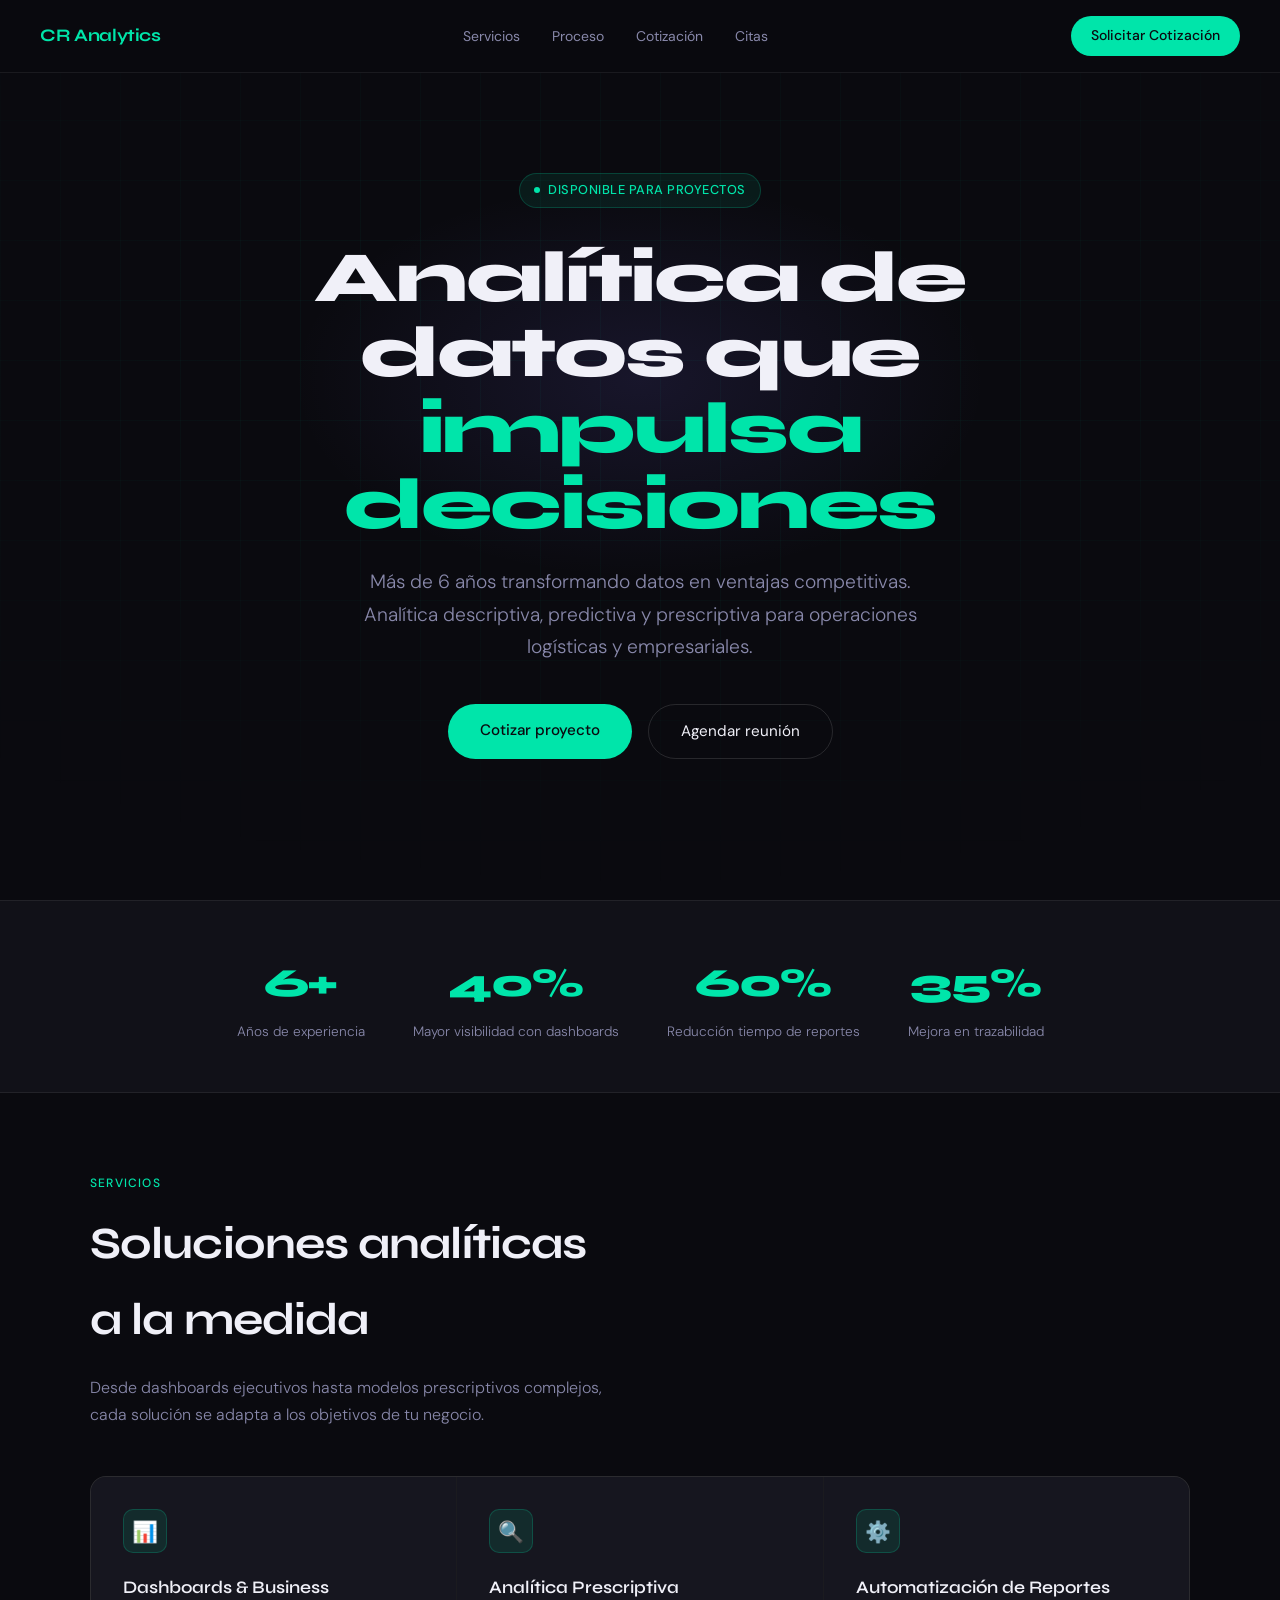
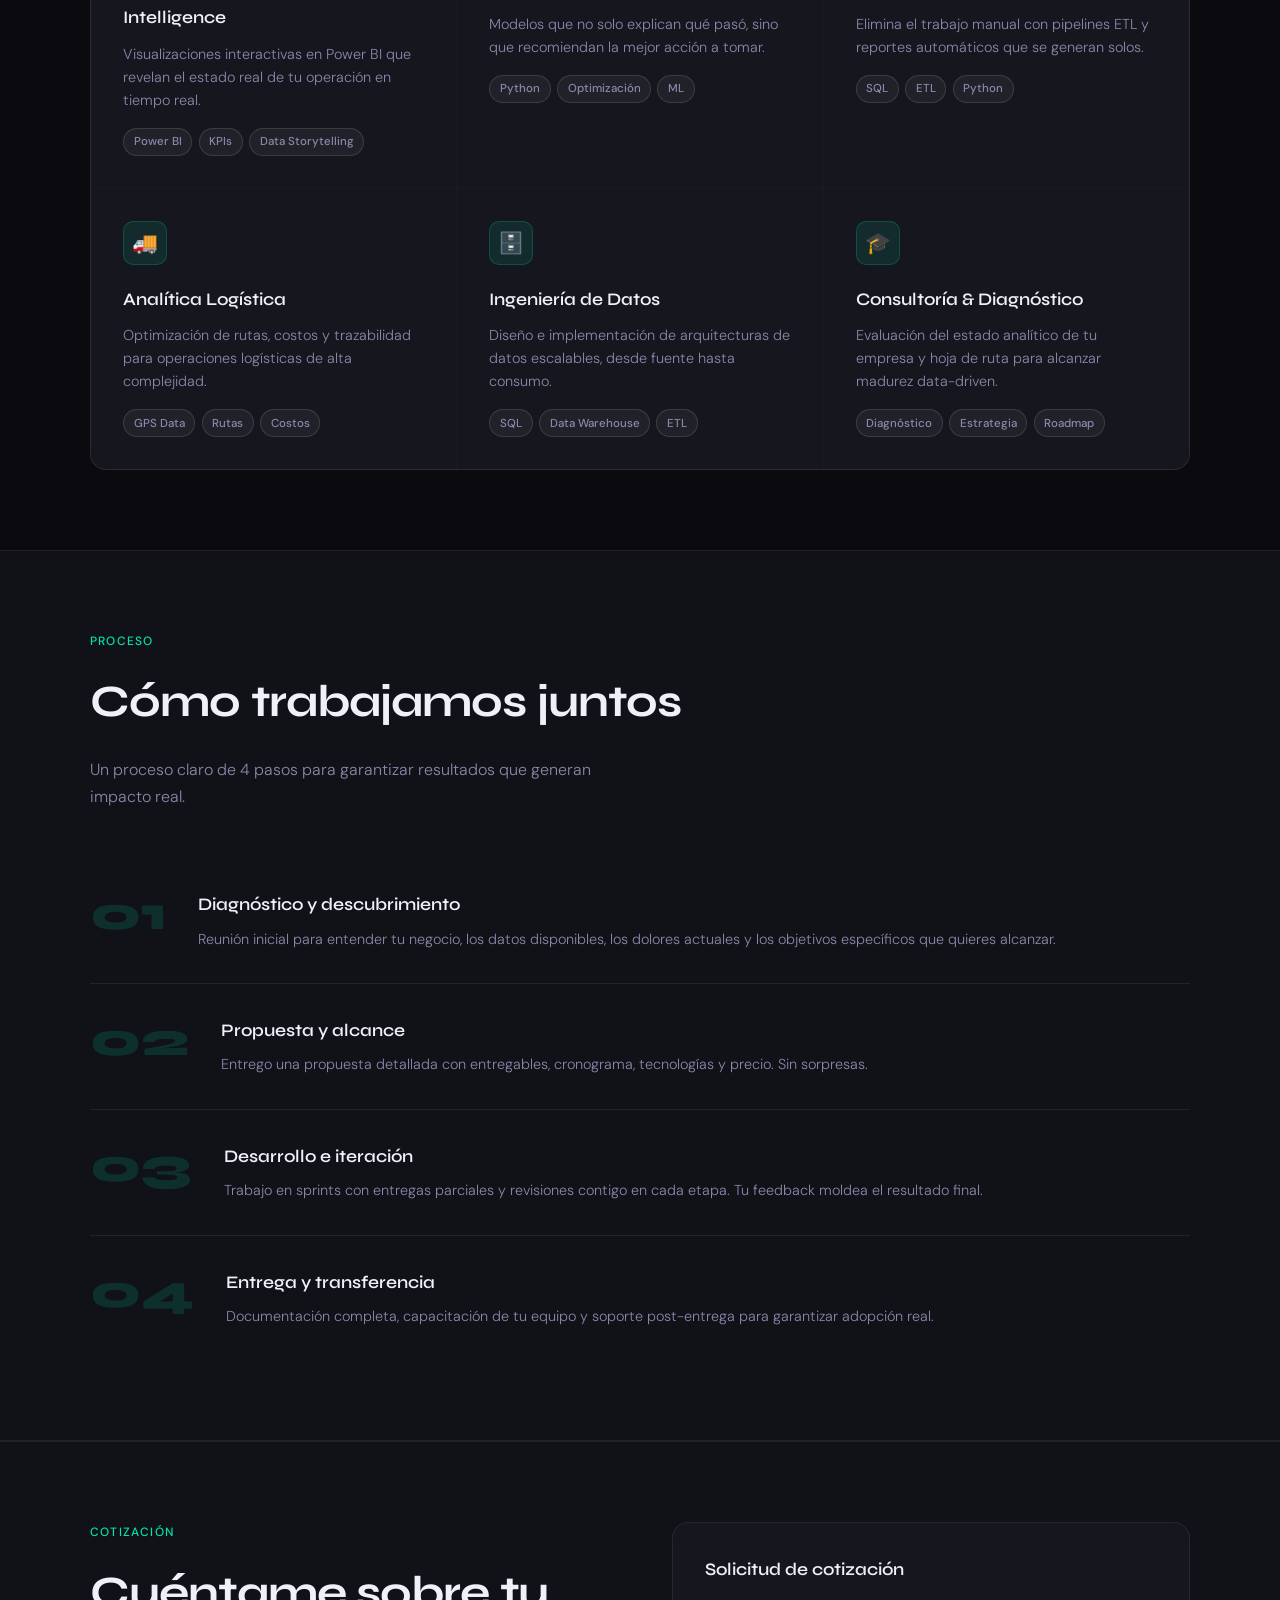
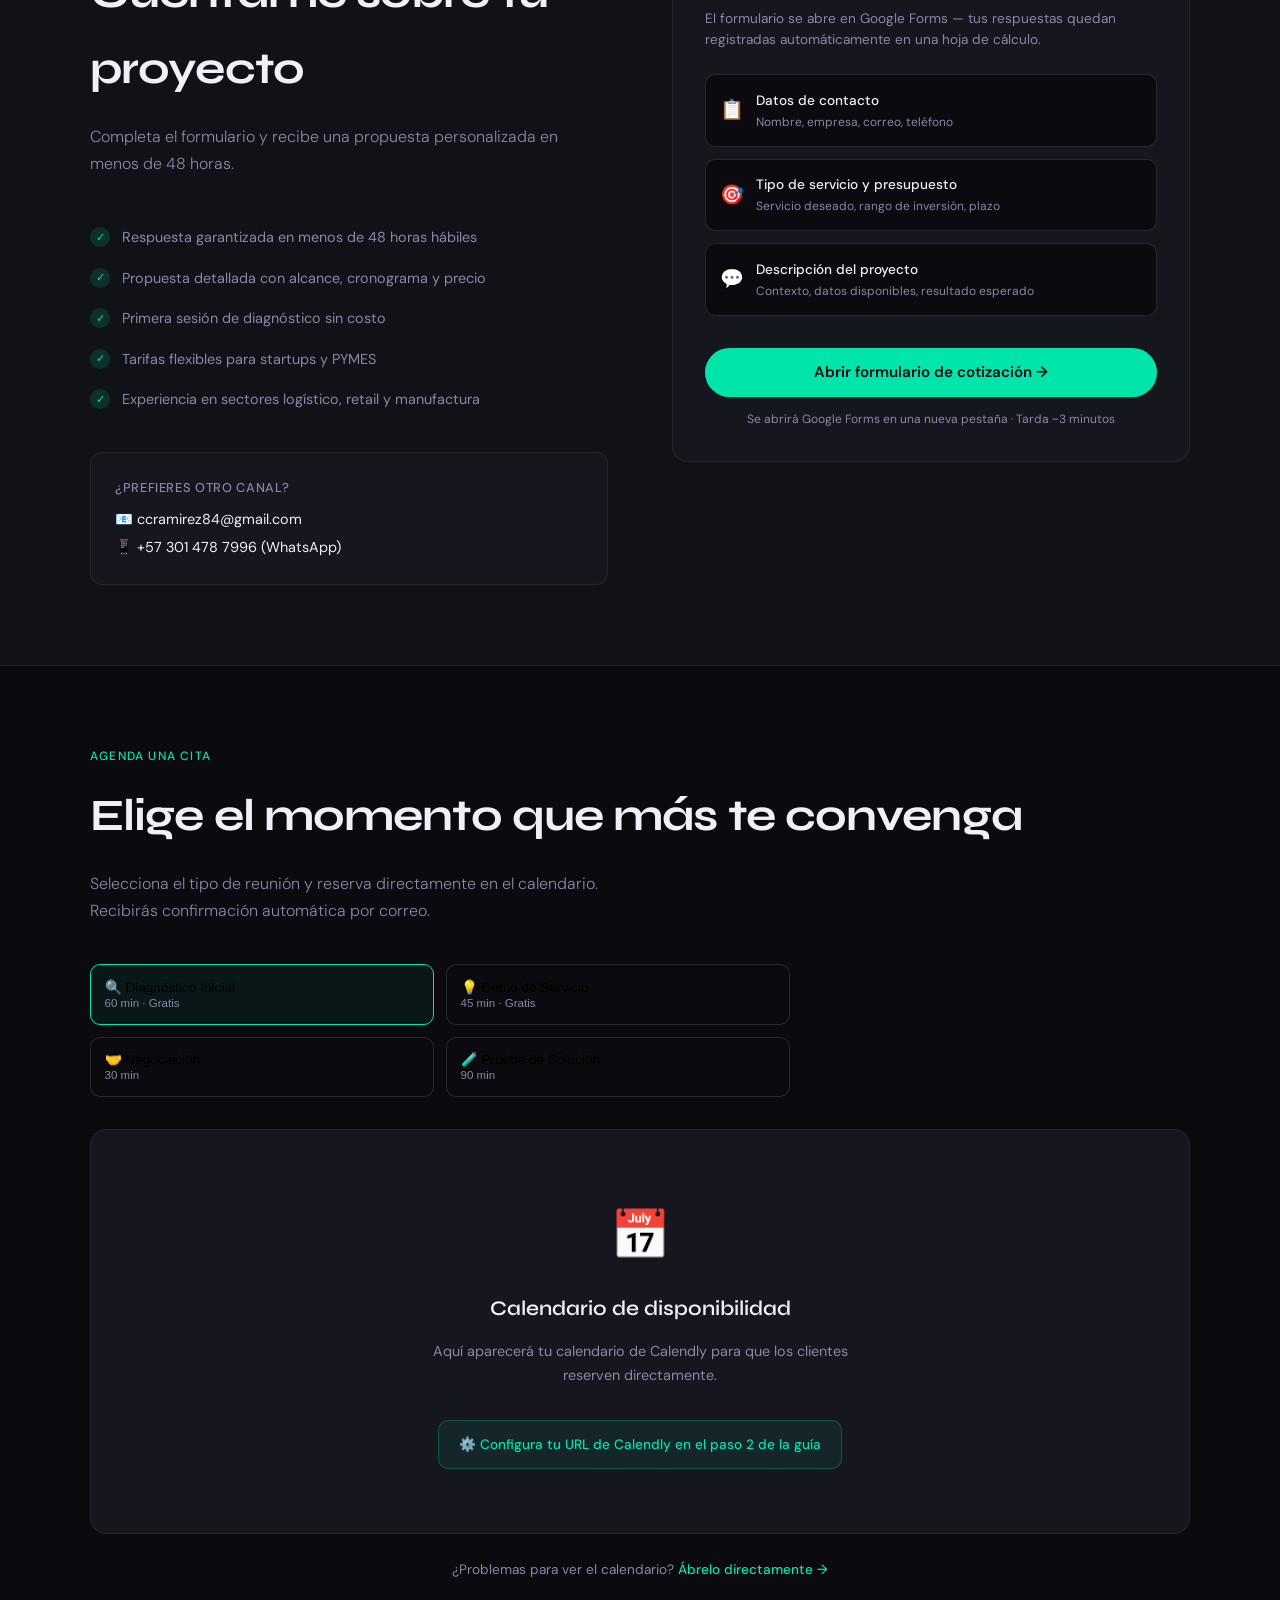
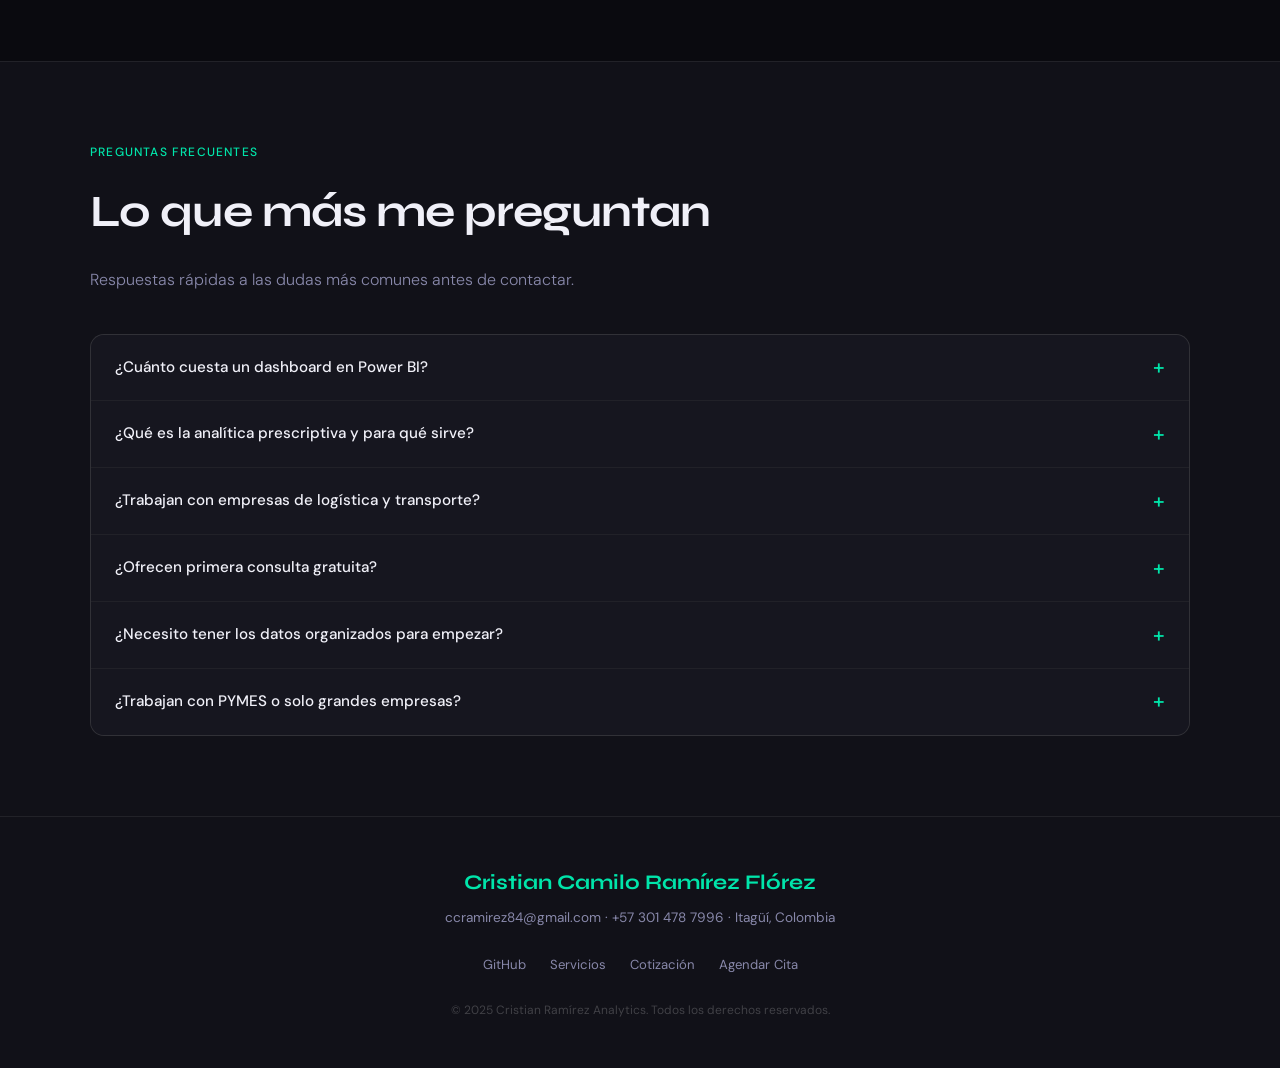
<file: index.html>
<!DOCTYPE html>
<html lang="es">
<head>
<meta charset="UTF-8">
<meta name="viewport" content="width=device-width, initial-scale=1.0">

<!-- ═══ SEO PRIMARIO ═══ -->
<title>Analista de Datos Colombia | Power BI · Python · SQL | Cristian Ramírez</title>
<meta name="description" content="Consultor en analítica de datos, Business Intelligence y automatización en Colombia. Dashboards Power BI, analítica prescriptiva, ETL y modelos predictivos para empresas logísticas y PYMES. +6 años de experiencia.">
<meta name="keywords" content="analista de datos Colombia, consultor Business Intelligence, Power BI Colombia, analítica prescriptiva, dashboards Power BI, automatización reportes, ETL Python SQL, analítica logística, ciencia de datos Colombia, consultor BI Medellín, Itagüí, data analyst freelance Colombia">
<meta name="author" content="Cristian Camilo Ramírez Flórez">
<meta name="robots" content="index, follow, max-snippet:-1, max-image-preview:large, max-video-preview:-1">
<link rel="canonical" href="https://ccramirez84.github.io/">

<!-- ═══ OPEN GRAPH (Facebook, LinkedIn, WhatsApp) ═══ -->
<meta property="og:type" content="website">
<meta property="og:url" content="https://ccramirez84.github.io/">
<meta property="og:title" content="Analista de Datos & BI en Colombia | Cristian Ramírez">
<meta property="og:description" content="Dashboards Power BI, analítica prescriptiva, automatización de reportes y modelos predictivos. +6 años optimizando operaciones con datos. Cotiza tu proyecto hoy.">
<meta property="og:locale" content="es_CO">
<meta property="og:site_name" content="CR Analytics">

<!-- ═══ TWITTER CARD ═══ -->
<meta name="twitter:card" content="summary_large_image">
<meta name="twitter:title" content="Analista de Datos & BI en Colombia | Cristian Ramírez">
<meta name="twitter:description" content="Dashboards Power BI, analítica prescriptiva y automatización de reportes para empresas en Colombia. Cotiza tu proyecto.">

<!-- ═══ GEO (búsquedas locales Colombia) ═══ -->
<meta name="geo.region" content="CO-ANT">
<meta name="geo.placename" content="Itagüí, Antioquia, Colombia">
<meta name="geo.position" content="6.1845;-75.5990">
<meta name="ICBM" content="6.1845, -75.5990">

<!-- ═══ SCHEMA.ORG — Datos estructurados para Google ═══ -->
<script type="application/ld+json">
{
  "@context": "https://schema.org",
  "@graph": [
    {
      "@type": "Person",
      "@id": "https://ccramirez84.github.io/#person",
      "name": "Cristian Camilo Ramírez Flórez",
      "jobTitle": "Analista de Datos y Consultor Business Intelligence",
      "description": "Analista de datos con más de 6 años de experiencia en analítica descriptiva, predictiva y prescriptiva. Especialista en Power BI, Python, SQL y automatización de reportes para operaciones logísticas y empresariales.",
      "url": "https://ccramirez84.github.io/",
      "email": "ccramirez84@gmail.com",
      "telephone": "+573014787996",
      "address": {
        "@type": "PostalAddress",
        "addressLocality": "Itagüí",
        "addressRegion": "Antioquia",
        "addressCountry": "CO"
      },
      "sameAs": ["https://github.com/ccramirez84"],
      "knowsAbout": ["Power BI","Business Intelligence","Python","SQL","ETL","Analítica Prescriptiva","Machine Learning","Data Warehousing","Logística","KPIs"]
    },
    {
      "@type": "ProfessionalService",
      "@id": "https://ccramirez84.github.io/#business",
      "name": "CR Analytics — Cristian Ramírez",
      "description": "Servicios de analítica de datos, Business Intelligence, automatización de reportes y consultoría data-driven para empresas en Colombia.",
      "url": "https://ccramirez84.github.io/",
      "telephone": "+573014787996",
      "email": "ccramirez84@gmail.com",
      "founder": {"@id": "https://ccramirez84.github.io/#person"},
      "areaServed": {"@type": "Country", "name": "Colombia"},
      "address": {
        "@type": "PostalAddress",
        "addressLocality": "Itagüí",
        "addressRegion": "Antioquia",
        "addressCountry": "CO"
      },
      "priceRange": "$$",
      "hasOfferCatalog": {
        "@type": "OfferCatalog",
        "name": "Servicios de Analítica de Datos",
        "itemListElement": [
          {
            "@type": "Offer",
            "itemOffered": {
              "@type": "Service",
              "name": "Dashboards y Business Intelligence en Power BI",
              "description": "Visualizaciones interactivas en Power BI con KPIs, seguimiento de operaciones y data storytelling para toma de decisiones."
            }
          },
          {
            "@type": "Offer",
            "itemOffered": {
              "@type": "Service",
              "name": "Analítica Prescriptiva",
              "description": "Modelos que recomiendan la mejor acción a tomar usando Python, optimización matemática y machine learning."
            }
          },
          {
            "@type": "Offer",
            "itemOffered": {
              "@type": "Service",
              "name": "Automatización de Reportes",
              "description": "Eliminación de trabajo manual con pipelines ETL y reportes automáticos en SQL y Python."
            }
          },
          {
            "@type": "Offer",
            "itemOffered": {
              "@type": "Service",
              "name": "Analítica Logística",
              "description": "Optimización de rutas, reducción de costos de transporte y mejora de trazabilidad con datos GPS y operativos."
            }
          },
          {
            "@type": "Offer",
            "itemOffered": {
              "@type": "Service",
              "name": "Ingeniería de Datos",
              "description": "Diseño de arquitecturas de datos, data warehouses y pipelines ETL escalables."
            }
          },
          {
            "@type": "Offer",
            "itemOffered": {
              "@type": "Service",
              "name": "Consultoría y Diagnóstico Data-Driven",
              "description": "Evaluación del estado analítico de la empresa y hoja de ruta para alcanzar madurez en datos."
            }
          }
        ]
      }
    },
    {
      "@type": "WebSite",
      "@id": "https://ccramirez84.github.io/#website",
      "url": "https://ccramirez84.github.io/",
      "name": "CR Analytics | Analista de Datos Colombia",
      "description": "Servicios de analítica de datos, Power BI, Python y SQL para empresas en Colombia.",
      "inLanguage": "es-CO",
      "publisher": {"@id": "https://ccramirez84.github.io/#person"}
    },
    {
      "@type": "FAQPage",
      "mainEntity": [
        {
          "@type": "Question",
          "name": "¿Cuánto cuesta un dashboard en Power BI en Colombia?",
          "acceptedAnswer": {
            "@type": "Answer",
            "text": "El costo de un dashboard en Power BI varía según la complejidad. Ofrecemos proyectos desde $500 USD para dashboards básicos hasta $5,000 USD para soluciones empresariales completas con múltiples fuentes de datos y automatización."
          }
        },
        {
          "@type": "Question",
          "name": "¿Qué es la analítica prescriptiva?",
          "acceptedAnswer": {
            "@type": "Answer",
            "text": "La analítica prescriptiva va más allá de describir qué pasó o predecir qué pasará: recomienda la mejor acción a tomar usando optimización matemática, simulación y machine learning sobre los datos de tu negocio."
          }
        },
        {
          "@type": "Question",
          "name": "¿Trabajan con empresas de logística y transporte?",
          "acceptedAnswer": {
            "@type": "Answer",
            "text": "Sí. Tenemos más de 6 años de experiencia en analítica logística: optimización de rutas, reducción de costos de transporte, mejora de trazabilidad y dashboards operativos para flotas y centros de distribución."
          }
        },
        {
          "@type": "Question",
          "name": "¿Ofrecen una primera consulta gratuita?",
          "acceptedAnswer": {
            "@type": "Answer",
            "text": "Sí. La primera sesión de diagnóstico (60 minutos) es completamente gratuita. Puedes agendarla directamente desde este sitio web."
          }
        }
      ]
    }
  ]
function toggleFaq(el) {
  el.classList.toggle('open');
}
</script>

<link href="https://fonts.googleapis.com/css2?family=Syne:wght@400;600;700;800&family=DM+Sans:wght@300;400;500&display=swap" rel="stylesheet">
<style>
  :root {
    --bg: #0a0a0f;
    --bg2: #111118;
    --surface: #16161f;
    --surface2: #1e1e2a;
    --border: rgba(255,255,255,0.07);
    --border2: rgba(255,255,255,0.12);
    --accent: #00e5aa;
    --accent2: #7c6af5;
    --text: #f0f0f8;
    --muted: #8888aa;
    --muted2: #5555778;
    --font-head: 'Syne', sans-serif;
    --font-body: 'DM Sans', sans-serif;
  }

  *, *::before, *::after { box-sizing: border-box; margin: 0; padding: 0; }

  html { scroll-behavior: smooth; }

  body {
    font-family: var(--font-body);
    background: var(--bg);
    color: var(--text);
    line-height: 1.7;
    overflow-x: hidden;
  }

  /* ── NAV ── */
  nav {
    position: fixed; top: 0; left: 0; right: 0; z-index: 100;
    display: flex; align-items: center; justify-content: space-between;
    padding: 1rem 2.5rem;
    background: rgba(10,10,15,0.85);
    backdrop-filter: blur(16px);
    border-bottom: 1px solid var(--border);
  }
  .logo {
    font-family: var(--font-head);
    font-size: 1.1rem; font-weight: 700;
    color: var(--accent); letter-spacing: -0.02em;
  }
  .nav-links { display: flex; gap: 2rem; list-style: none; }
  .nav-links a {
    font-size: 0.875rem; font-weight: 400;
    color: var(--muted); text-decoration: none;
    transition: color 0.2s;
  }
  .nav-links a:hover { color: var(--text); }
  .nav-cta {
    background: var(--accent); color: #0a0a0f;
    border: none; padding: 0.5rem 1.25rem;
    border-radius: 100px; font-size: 0.875rem; font-weight: 500;
    cursor: pointer; text-decoration: none;
    transition: opacity 0.2s;
  }
  .nav-cta:hover { opacity: 0.85; }

  /* ── HERO ── */
  .hero {
    min-height: 100vh;
    display: flex; align-items: center; justify-content: center;
    padding: 6rem 2rem 4rem;
    position: relative; overflow: hidden;
    text-align: center;
  }
  .hero-grid {
    position: absolute; inset: 0;
    background-image:
      linear-gradient(rgba(0,229,170,0.04) 1px, transparent 1px),
      linear-gradient(90deg, rgba(0,229,170,0.04) 1px, transparent 1px);
    background-size: 60px 60px;
    mask-image: radial-gradient(ellipse 80% 60% at 50% 40%, black 30%, transparent 100%);
  }
  .hero-glow {
    position: absolute; top: 20%; left: 50%; transform: translateX(-50%);
    width: 700px; height: 400px;
    background: radial-gradient(ellipse, rgba(124,106,245,0.12) 0%, transparent 70%);
    pointer-events: none;
  }
  .hero-inner { position: relative; max-width: 820px; }
  .hero-badge {
    display: inline-flex; align-items: center; gap: 0.5rem;
    background: rgba(0,229,170,0.08); border: 1px solid rgba(0,229,170,0.2);
    color: var(--accent); font-size: 0.8rem; font-weight: 500;
    padding: 0.35rem 0.9rem; border-radius: 100px; margin-bottom: 2rem;
    letter-spacing: 0.04em; text-transform: uppercase;
  }
  .dot { width: 6px; height: 6px; background: var(--accent); border-radius: 50%; animation: pulse 2s infinite; }
  @keyframes pulse { 0%,100%{opacity:1} 50%{opacity:0.3} }
  h1 {
    font-family: var(--font-head);
    font-size: clamp(2.5rem, 6vw, 4.5rem);
    font-weight: 800; line-height: 1.05;
    letter-spacing: -0.03em;
    margin-bottom: 1.5rem;
  }
  h1 em { font-style: normal; color: var(--accent); }
  .hero-sub {
    font-size: clamp(1rem, 2vw, 1.2rem);
    color: var(--muted); max-width: 580px; margin: 0 auto 2.5rem;
    font-weight: 300;
  }
  .hero-btns { display: flex; gap: 1rem; justify-content: center; flex-wrap: wrap; }
  .btn-primary {
    background: var(--accent); color: #0a0a0f;
    padding: 0.85rem 2rem; border-radius: 100px;
    font-size: 0.95rem; font-weight: 500; border: none;
    cursor: pointer; text-decoration: none;
    transition: opacity 0.2s, transform 0.2s;
  }
  .btn-primary:hover { opacity: 0.85; transform: translateY(-2px); }
  .btn-ghost {
    background: transparent; color: var(--text);
    padding: 0.85rem 2rem; border-radius: 100px;
    font-size: 0.95rem; font-weight: 400;
    border: 1px solid var(--border2); cursor: pointer;
    text-decoration: none; transition: border-color 0.2s, transform 0.2s;
  }
  .btn-ghost:hover { border-color: var(--accent); color: var(--accent); transform: translateY(-2px); }

  /* ── STATS ── */
  .stats {
    display: flex; justify-content: center; flex-wrap: wrap; gap: 3rem;
    padding: 3rem 2rem;
    border-top: 1px solid var(--border); border-bottom: 1px solid var(--border);
    background: var(--bg2);
  }
  .stat-item { text-align: center; }
  .stat-num {
    font-family: var(--font-head);
    font-size: 2.5rem; font-weight: 800; color: var(--accent);
    letter-spacing: -0.04em; display: block;
  }
  .stat-label { font-size: 0.85rem; color: var(--muted); font-weight: 300; }

  /* ── SECTION ── */
  section { padding: 5rem 2rem; }
  .section-inner { max-width: 1100px; margin: 0 auto; }
  .section-tag {
    font-size: 0.75rem; font-weight: 500; letter-spacing: 0.1em;
    text-transform: uppercase; color: var(--accent); margin-bottom: 0.75rem;
  }
  h2 {
    font-family: var(--font-head);
    font-size: clamp(1.8rem, 4vw, 2.8rem);
    font-weight: 700; letter-spacing: -0.02em;
    margin-bottom: 1rem;
  }
  .section-desc { color: var(--muted); max-width: 520px; margin-bottom: 3rem; font-weight: 300; }

  /* ── SERVICES ── */
  .services-grid {
    display: grid;
    grid-template-columns: repeat(auto-fit, minmax(300px, 1fr));
    gap: 1px; background: var(--border);
    border: 1px solid var(--border); border-radius: 16px; overflow: hidden;
  }
  .service-card {
    background: var(--surface); padding: 2rem;
    transition: background 0.2s;
  }
  .service-card:hover { background: var(--surface2); }
  .service-icon {
    width: 44px; height: 44px; border-radius: 10px;
    background: rgba(0,229,170,0.1); border: 1px solid rgba(0,229,170,0.2);
    display: flex; align-items: center; justify-content: center;
    font-size: 1.3rem; margin-bottom: 1.25rem;
  }
  .service-card h3 {
    font-family: var(--font-head);
    font-size: 1.1rem; font-weight: 600; margin-bottom: 0.6rem;
  }
  .service-card p { font-size: 0.9rem; color: var(--muted); font-weight: 300; line-height: 1.6; }
  .service-tags { display: flex; flex-wrap: wrap; gap: 0.4rem; margin-top: 1rem; }
  .tag {
    font-size: 0.72rem; font-weight: 500;
    background: rgba(255,255,255,0.05); border: 1px solid var(--border2);
    color: var(--muted); padding: 0.2rem 0.6rem; border-radius: 100px;
  }

  /* ── PROCESS ── */
  .process-steps { display: flex; flex-direction: column; gap: 0; }
  .process-step {
    display: flex; gap: 2rem; padding: 2rem 0;
    border-bottom: 1px solid var(--border);
    align-items: flex-start;
  }
  .process-step:last-child { border-bottom: none; }
  .step-num {
    font-family: var(--font-head);
    font-size: 3rem; font-weight: 800;
    color: rgba(0,229,170,0.15);
    min-width: 3rem; line-height: 1;
  }
  .step-content h3 {
    font-family: var(--font-head);
    font-size: 1.1rem; font-weight: 600; margin-bottom: 0.4rem;
  }
  .step-content p { font-size: 0.9rem; color: var(--muted); font-weight: 300; }

  /* ── QUOTE FORM ── */
  #cotizacion {
    background: var(--bg2);
    border-top: 1px solid var(--border); border-bottom: 1px solid var(--border);
  }
  .form-layout { display: grid; grid-template-columns: 1fr 1fr; gap: 4rem; align-items: start; }
  @media(max-width:768px){ .form-layout { grid-template-columns: 1fr; gap: 2rem; } }

  .form-info h2 { margin-bottom: 1rem; }
  .form-benefits { list-style: none; margin-top: 2rem; display: flex; flex-direction: column; gap: 1rem; }
  .form-benefits li {
    display: flex; gap: 0.75rem; align-items: flex-start;
    font-size: 0.9rem; color: var(--muted);
  }
  .benefit-check {
    width: 20px; height: 20px; border-radius: 50%;
    background: rgba(0,229,170,0.15);
    color: var(--accent); font-size: 0.7rem;
    display: flex; align-items: center; justify-content: center;
    flex-shrink: 0; margin-top: 2px;
  }

  .quote-form-card {
    background: var(--surface); border: 1px solid var(--border);
    border-radius: 16px; padding: 2rem;
  }
  .form-title {
    font-family: var(--font-head);
    font-size: 1.1rem; font-weight: 600; margin-bottom: 1.5rem;
  }
  .form-row { display: grid; grid-template-columns: 1fr 1fr; gap: 1rem; }
  @media(max-width:500px){ .form-row { grid-template-columns: 1fr; } }
  .field { display: flex; flex-direction: column; gap: 0.4rem; margin-bottom: 1rem; }
  label { font-size: 0.8rem; font-weight: 500; color: var(--muted); letter-spacing: 0.02em; }
  input, select, textarea {
    background: var(--bg);
    border: 1px solid var(--border2);
    color: var(--text); font-family: var(--font-body);
    font-size: 0.9rem; border-radius: 8px;
    padding: 0.65rem 0.9rem; outline: none;
    transition: border-color 0.2s;
    width: 100%;
  }
  input:focus, select:focus, textarea:focus { border-color: var(--accent); }
  select option { background: var(--bg2); }
  textarea { resize: vertical; min-height: 90px; }
  .submit-btn {
    width: 100%; background: var(--accent); color: #0a0a0f;
    border: none; padding: 0.9rem; border-radius: 100px;
    font-size: 0.95rem; font-weight: 600; cursor: pointer;
    font-family: var(--font-body);
    transition: opacity 0.2s, transform 0.2s;
    margin-top: 0.5rem;
  }
  .submit-btn:hover { opacity: 0.85; transform: translateY(-1px); }
  .form-note { font-size: 0.75rem; color: var(--muted); text-align: center; margin-top: 0.75rem; }

  /* Success banner */
  .success-banner {
    display: none;
    background: rgba(0,229,170,0.1);
    border: 1px solid rgba(0,229,170,0.3);
    color: var(--accent); border-radius: 10px;
    padding: 1rem; text-align: center;
    font-size: 0.9rem; margin-top: 1rem;
  }

  /* ── CALENDAR / APPOINTMENTS ── */
  #citas { background: var(--bg); }
  .citas-layout { display: grid; grid-template-columns: 1fr 1fr; gap: 4rem; align-items: start; }
  @media(max-width:768px){ .citas-layout { grid-template-columns: 1fr; gap: 2rem; } }

  .cal-card {
    background: var(--surface); border: 1px solid var(--border);
    border-radius: 16px; overflow: hidden;
  }
  .cal-header {
    display: flex; align-items: center; justify-content: space-between;
    padding: 1.25rem 1.5rem; border-bottom: 1px solid var(--border);
  }
  .cal-month {
    font-family: var(--font-head);
    font-size: 1rem; font-weight: 600;
  }
  .cal-nav { display: flex; gap: 0.5rem; }
  .cal-btn {
    background: var(--surface2); border: 1px solid var(--border);
    color: var(--muted); width: 30px; height: 30px;
    border-radius: 6px; cursor: pointer; font-size: 0.9rem;
    display: flex; align-items: center; justify-content: center;
    transition: color 0.2s, border-color 0.2s;
  }
  .cal-btn:hover { color: var(--accent); border-color: var(--accent); }

  .cal-days-header {
    display: grid; grid-template-columns: repeat(7, 1fr);
    padding: 0.75rem 1rem 0.25rem;
  }
  .cal-day-label {
    text-align: center; font-size: 0.7rem; font-weight: 500;
    color: var(--muted); letter-spacing: 0.05em;
  }
  .cal-grid {
    display: grid; grid-template-columns: repeat(7, 1fr);
    gap: 2px; padding: 0.5rem 1rem 1rem;
  }
  .cal-cell {
    aspect-ratio: 1; display: flex; align-items: center; justify-content: center;
    font-size: 0.8rem; border-radius: 8px; cursor: pointer;
    transition: background 0.15s, color 0.15s;
    position: relative;
  }
  .cal-cell:hover:not(.empty):not(.past) { background: var(--surface2); }
  .cal-cell.today { color: var(--accent); font-weight: 600; }
  .cal-cell.today::after {
    content: ''; position: absolute; bottom: 3px; left: 50%; transform: translateX(-50%);
    width: 4px; height: 4px; background: var(--accent); border-radius: 50%;
  }
  .cal-cell.selected { background: var(--accent) !important; color: #0a0a0f; font-weight: 600; }
  .cal-cell.past { color: rgba(255,255,255,0.15); cursor: default; }
  .cal-cell.empty { cursor: default; }
  .cal-cell.has-avail { color: var(--accent); }

  .time-slots {
    padding: 1rem 1.5rem;
    border-top: 1px solid var(--border);
  }
  .slots-title { font-size: 0.8rem; color: var(--muted); margin-bottom: 0.75rem; font-weight: 500; }
  .slots-grid { display: grid; grid-template-columns: repeat(3, 1fr); gap: 0.5rem; }
  .slot {
    background: var(--bg); border: 1px solid var(--border2);
    color: var(--text); font-size: 0.78rem; font-weight: 400;
    padding: 0.45rem; border-radius: 8px; cursor: pointer;
    text-align: center; font-family: var(--font-body);
    transition: border-color 0.15s, background 0.15s, color 0.15s;
  }
  .slot:hover { border-color: var(--accent); color: var(--accent); }
  .slot.selected-slot { background: rgba(0,229,170,0.15); border-color: var(--accent); color: var(--accent); }
  .slot.unavailable { opacity: 0.3; cursor: not-allowed; pointer-events: none; }

  .appointment-form {
    background: var(--surface); border: 1px solid var(--border);
    border-radius: 16px; padding: 2rem;
  }
  .appt-type-grid { display: grid; grid-template-columns: 1fr 1fr; gap: 0.75rem; margin-bottom: 1.25rem; }
  .appt-type {
    background: var(--bg); border: 1px solid var(--border2);
    border-radius: 10px; padding: 0.85rem; cursor: pointer;
    text-align: left; transition: border-color 0.15s, background 0.15s;
  }
  .appt-type:hover { border-color: var(--border); }
  .appt-type.active { border-color: var(--accent); background: rgba(0,229,170,0.06); }
  .appt-type-name { font-size: 0.85rem; font-weight: 500; display: block; }
  .appt-type-dur { font-size: 0.72rem; color: var(--muted); }

  .selected-summary {
    background: rgba(0,229,170,0.06);
    border: 1px solid rgba(0,229,170,0.2);
    border-radius: 10px; padding: 0.9rem;
    font-size: 0.85rem; margin-bottom: 1.25rem;
    display: none;
  }
  .selected-summary.visible { display: block; }
  .summary-label { color: var(--muted); font-size: 0.75rem; margin-bottom: 0.25rem; }
  .summary-value { color: var(--accent); font-weight: 500; }

  /* ── FOOTER ── */
  footer {
    background: var(--bg2); border-top: 1px solid var(--border);
    padding: 3rem 2rem; text-align: center;
  }
  .footer-name {
    font-family: var(--font-head);
    font-size: 1.3rem; font-weight: 700; color: var(--accent); margin-bottom: 0.4rem;
  }
  .footer-contact { font-size: 0.85rem; color: var(--muted); margin-bottom: 1.5rem; }
  .footer-links { display: flex; gap: 1.5rem; justify-content: center; flex-wrap: wrap; }
  .footer-links a {
    font-size: 0.82rem; color: var(--muted);
    text-decoration: none; transition: color 0.2s;
  }
  .footer-links a:hover { color: var(--accent); }
  .footer-copy { font-size: 0.75rem; color: rgba(255,255,255,0.2); margin-top: 1.5rem; }

  @media(max-width:600px){
    nav { padding: 1rem 1.25rem; }
    .nav-links { display: none; }
    .stats { gap: 2rem; }
    section { padding: 3.5rem 1.25rem; }
  }
</style>
</head>
<body>

<!-- NAV -->
<nav>
  <span class="logo">CR Analytics</span>
  <ul class="nav-links">
    <li><a href="#servicios">Servicios</a></li>
    <li><a href="#proceso">Proceso</a></li>
    <li><a href="#cotizacion">Cotización</a></li>
    <li><a href="#citas">Citas</a></li>
  </ul>
  <a href="#cotizacion" class="nav-cta">Solicitar Cotización</a>
</nav>

<!-- HERO -->
<section class="hero">
  <div class="hero-grid"></div>
  <div class="hero-glow"></div>
  <div class="hero-inner">
    <div class="hero-badge"><span class="dot"></span> Disponible para proyectos</div>
    <h1>Analítica de datos que<br><em>impulsa decisiones</em></h1>
    <p class="hero-sub">Más de 6 años transformando datos en ventajas competitivas. Analítica descriptiva, predictiva y prescriptiva para operaciones logísticas y empresariales.</p>
    <div class="hero-btns">
      <a href="#cotizacion" class="btn-primary">Cotizar proyecto</a>
      <a href="#citas" class="btn-ghost">Agendar reunión</a>
    </div>
  </div>
</section>

<!-- STATS -->
<div class="stats">
  <div class="stat-item"><span class="stat-num">6+</span><span class="stat-label">Años de experiencia</span></div>
  <div class="stat-item"><span class="stat-num">40%</span><span class="stat-label">Mayor visibilidad con dashboards</span></div>
  <div class="stat-item"><span class="stat-num">60%</span><span class="stat-label">Reducción tiempo de reportes</span></div>
  <div class="stat-item"><span class="stat-num">35%</span><span class="stat-label">Mejora en trazabilidad</span></div>
</div>

<!-- SERVICES -->
<section id="servicios">
  <div class="section-inner">
    <p class="section-tag">Servicios</p>
    <h2>Soluciones analíticas<br>a la medida</h2>
    <p class="section-desc">Desde dashboards ejecutivos hasta modelos prescriptivos complejos, cada solución se adapta a los objetivos de tu negocio.</p>

    <div class="services-grid">
      <div class="service-card">
        <div class="service-icon">📊</div>
        <h3>Dashboards & Business Intelligence</h3>
        <p>Visualizaciones interactivas en Power BI que revelan el estado real de tu operación en tiempo real.</p>
        <div class="service-tags">
          <span class="tag">Power BI</span><span class="tag">KPIs</span><span class="tag">Data Storytelling</span>
        </div>
      </div>
      <div class="service-card">
        <div class="service-icon">🔍</div>
        <h3>Analítica Prescriptiva</h3>
        <p>Modelos que no solo explican qué pasó, sino que recomiendan la mejor acción a tomar.</p>
        <div class="service-tags">
          <span class="tag">Python</span><span class="tag">Optimización</span><span class="tag">ML</span>
        </div>
      </div>
      <div class="service-card">
        <div class="service-icon">⚙️</div>
        <h3>Automatización de Reportes</h3>
        <p>Elimina el trabajo manual con pipelines ETL y reportes automáticos que se generan solos.</p>
        <div class="service-tags">
          <span class="tag">SQL</span><span class="tag">ETL</span><span class="tag">Python</span>
        </div>
      </div>
      <div class="service-card">
        <div class="service-icon">🚚</div>
        <h3>Analítica Logística</h3>
        <p>Optimización de rutas, costos y trazabilidad para operaciones logísticas de alta complejidad.</p>
        <div class="service-tags">
          <span class="tag">GPS Data</span><span class="tag">Rutas</span><span class="tag">Costos</span>
        </div>
      </div>
      <div class="service-card">
        <div class="service-icon">🗄️</div>
        <h3>Ingeniería de Datos</h3>
        <p>Diseño e implementación de arquitecturas de datos escalables, desde fuente hasta consumo.</p>
        <div class="service-tags">
          <span class="tag">SQL</span><span class="tag">Data Warehouse</span><span class="tag">ETL</span>
        </div>
      </div>
      <div class="service-card">
        <div class="service-icon">🎓</div>
        <h3>Consultoría & Diagnóstico</h3>
        <p>Evaluación del estado analítico de tu empresa y hoja de ruta para alcanzar madurez data-driven.</p>
        <div class="service-tags">
          <span class="tag">Diagnóstico</span><span class="tag">Estrategia</span><span class="tag">Roadmap</span>
        </div>
      </div>
    </div>
  </div>
</section>

<!-- PROCESS -->
<section id="proceso" style="background:var(--bg2); border-top:1px solid var(--border); border-bottom:1px solid var(--border);">
  <div class="section-inner">
    <p class="section-tag">Proceso</p>
    <h2>Cómo trabajamos juntos</h2>
    <p class="section-desc">Un proceso claro de 4 pasos para garantizar resultados que generan impacto real.</p>
    <div class="process-steps">
      <div class="process-step">
        <span class="step-num">01</span>
        <div class="step-content">
          <h3>Diagnóstico y descubrimiento</h3>
          <p>Reunión inicial para entender tu negocio, los datos disponibles, los dolores actuales y los objetivos específicos que quieres alcanzar.</p>
        </div>
      </div>
      <div class="process-step">
        <span class="step-num">02</span>
        <div class="step-content">
          <h3>Propuesta y alcance</h3>
          <p>Entrego una propuesta detallada con entregables, cronograma, tecnologías y precio. Sin sorpresas.</p>
        </div>
      </div>
      <div class="process-step">
        <span class="step-num">03</span>
        <div class="step-content">
          <h3>Desarrollo e iteración</h3>
          <p>Trabajo en sprints con entregas parciales y revisiones contigo en cada etapa. Tu feedback moldea el resultado final.</p>
        </div>
      </div>
      <div class="process-step">
        <span class="step-num">04</span>
        <div class="step-content">
          <h3>Entrega y transferencia</h3>
          <p>Documentación completa, capacitación de tu equipo y soporte post-entrega para garantizar adopción real.</p>
        </div>
      </div>
    </div>
  </div>
</section>

<!-- QUOTE FORM -->
<section id="cotizacion">
  <div class="section-inner">
    <div class="form-layout">
      <div class="form-info">
        <p class="section-tag">Cotización</p>
        <h2>Cuéntame sobre tu proyecto</h2>
        <p class="section-desc">Completa el formulario y recibe una propuesta personalizada en menos de 48 horas.</p>
        <ul class="form-benefits">
          <li><span class="benefit-check">✓</span><span>Respuesta garantizada en menos de 48 horas hábiles</span></li>
          <li><span class="benefit-check">✓</span><span>Propuesta detallada con alcance, cronograma y precio</span></li>
          <li><span class="benefit-check">✓</span><span>Primera sesión de diagnóstico sin costo</span></li>
          <li><span class="benefit-check">✓</span><span>Tarifas flexibles para startups y PYMES</span></li>
          <li><span class="benefit-check">✓</span><span>Experiencia en sectores logístico, retail y manufactura</span></li>
        </ul>
        <div style="margin-top:2.5rem; padding:1.5rem; background:var(--surface); border:1px solid var(--border); border-radius:12px;">
          <p style="font-size:0.8rem; color:var(--muted); margin-bottom:0.5rem; letter-spacing:0.05em; text-transform:uppercase; font-weight:500;">¿Prefieres otro canal?</p>
          <p style="font-size:0.9rem; color:var(--text); margin-bottom:0.25rem;">📧 ccramirez84@gmail.com</p>
          <p style="font-size:0.9rem; color:var(--text);">📱 +57 301 478 7996 (WhatsApp)</p>
        </div>
      </div>

      <div class="quote-form-card">
        <p class="form-title">Solicitud de cotización</p>
        <p style="font-size:0.85rem; color:var(--muted); margin-bottom:1.5rem; line-height:1.5;">El formulario se abre en Google Forms — tus respuestas quedan registradas automáticamente en una hoja de cálculo.</p>

        <!-- Preview card before opening form -->
        <div id="formPreview">
          <div style="display:flex; flex-direction:column; gap:0.75rem; margin-bottom:1.5rem;">
            <div style="display:flex; align-items:center; gap:0.75rem; padding:0.85rem; background:var(--bg); border:1px solid var(--border2); border-radius:10px;">
              <span style="font-size:1.2rem;">📋</span>
              <div>
                <p style="font-size:0.85rem; font-weight:500;">Datos de contacto</p>
                <p style="font-size:0.75rem; color:var(--muted);">Nombre, empresa, correo, teléfono</p>
              </div>
            </div>
            <div style="display:flex; align-items:center; gap:0.75rem; padding:0.85rem; background:var(--bg); border:1px solid var(--border2); border-radius:10px;">
              <span style="font-size:1.2rem;">🎯</span>
              <div>
                <p style="font-size:0.85rem; font-weight:500;">Tipo de servicio y presupuesto</p>
                <p style="font-size:0.75rem; color:var(--muted);">Servicio deseado, rango de inversión, plazo</p>
              </div>
            </div>
            <div style="display:flex; align-items:center; gap:0.75rem; padding:0.85rem; background:var(--bg); border:1px solid var(--border2); border-radius:10px;">
              <span style="font-size:1.2rem;">💬</span>
              <div>
                <p style="font-size:0.85rem; font-weight:500;">Descripción del proyecto</p>
                <p style="font-size:0.75rem; color:var(--muted);">Contexto, datos disponibles, resultado esperado</p>
              </div>
            </div>
          </div>

          <button class="submit-btn" onclick="openGoogleForm()">
            Abrir formulario de cotización →
          </button>
          <p class="form-note" style="margin-top:0.75rem;">Se abrirá Google Forms en una nueva pestaña · Tarda ~3 minutos</p>
        </div>

        <!-- Shown after clicking -->
        <div id="formOpened" style="display:none; text-align:center; padding:2rem 0;">
          <div style="font-size:2.5rem; margin-bottom:1rem;">📬</div>
          <p style="font-weight:600; margin-bottom:0.5rem;">¡Formulario abierto!</p>
          <p style="font-size:0.85rem; color:var(--muted); margin-bottom:1.5rem;">Completa el formulario en la pestaña que se abrió. Recibirás confirmación por correo.</p>
          <button class="btn-ghost" style="font-size:0.85rem; padding:0.6rem 1.5rem;" onclick="reopenForm()">Abrir de nuevo</button>
        </div>
      </div>
    </div>
  </div>
</section>

<!-- APPOINTMENTS -->
<section id="citas">
  <div class="section-inner">
    <p class="section-tag">Agenda una cita</p>
    <h2>Elige el momento que más te convenga</h2>
    <p class="section-desc" style="margin-bottom:2.5rem;">Selecciona el tipo de reunión y reserva directamente en el calendario. Recibirás confirmación automática por correo.</p>

    <!-- Meeting type selector -->
    <div class="appt-type-grid" style="max-width:700px; margin-bottom:2rem;">
      <button class="appt-type active" onclick="selectMeetingType(this,'diagnostico')">
        <span class="appt-type-name">🔍 Diagnóstico Inicial</span>
        <span class="appt-type-dur">60 min · Gratis</span>
      </button>
      <button class="appt-type" onclick="selectMeetingType(this,'demo')">
        <span class="appt-type-name">💡 Demo de Servicio</span>
        <span class="appt-type-dur">45 min · Gratis</span>
      </button>
      <button class="appt-type" onclick="selectMeetingType(this,'negociacion')">
        <span class="appt-type-name">🤝 Negociación</span>
        <span class="appt-type-dur">30 min</span>
      </button>
      <button class="appt-type" onclick="selectMeetingType(this,'prueba')">
        <span class="appt-type-name">🧪 Prueba de Solución</span>
        <span class="appt-type-dur">90 min</span>
      </button>
    </div>

    <!-- Calendly inline embed -->
    <div style="background:var(--surface); border:1px solid var(--border); border-radius:16px; overflow:hidden;">

      <!-- Placeholder shown until Calendly URL is configured -->
      <div id="calendlyPlaceholder" style="padding:4rem 2rem; text-align:center;">
        <div style="font-size:3rem; margin-bottom:1rem;">📅</div>
        <p style="font-family:var(--font-head); font-size:1.3rem; font-weight:600; margin-bottom:0.75rem;">Calendario de disponibilidad</p>
        <p style="font-size:0.9rem; color:var(--muted); max-width:420px; margin:0 auto 2rem;">Aquí aparecerá tu calendario de Calendly para que los clientes reserven directamente.</p>
        <div style="display:inline-flex; align-items:center; gap:0.6rem; background:rgba(0,229,170,0.08); border:1px solid rgba(0,229,170,0.25); border-radius:10px; padding:0.75rem 1.25rem;">
          <span style="color:var(--accent); font-size:0.85rem; font-weight:500;">⚙️ Configura tu URL de Calendly en el paso 2 de la guía</span>
        </div>
      </div>

      <!-- Calendly embed — se activa al pegar la URL real -->
      <div id="calendlyWidget" style="display:none; min-height:650px;"
           class="calendly-inline-widget"
           data-url="CALENDLY_URL_AQUI"
           style="min-width:320px;height:650px;">
      </div>

    </div>

    <!-- Direct link fallback -->
    <div style="margin-top:1.5rem; text-align:center;">
      <p style="font-size:0.85rem; color:var(--muted);">¿Problemas para ver el calendario?
        <a id="calendlyDirectLink" href="https://calendly.com/TU-USUARIO" target="_blank"
           style="color:var(--accent); text-decoration:none; font-weight:500;"> Ábrelo directamente →</a>
      </p>
    </div>
  </div>
</section>

<!-- FAQ — SEO -->
<section style="background:var(--bg2); border-top:1px solid var(--border);">
  <div class="section-inner">
    <p class="section-tag">Preguntas frecuentes</p>
    <h2>Lo que más me preguntan</h2>
    <p class="section-desc" style="margin-bottom:2.5rem;">Respuestas rápidas a las dudas más comunes antes de contactar.</p>
    <div style="display:flex; flex-direction:column; gap:1px; background:var(--border); border:1px solid var(--border); border-radius:14px; overflow:hidden;">

      <div class="faq-item" onclick="toggleFaq(this)">
        <div class="faq-q">¿Cuánto cuesta un dashboard en Power BI? <span class="faq-icon">+</span></div>
        <div class="faq-a">Depende de la complejidad: un dashboard básico con 1–2 fuentes de datos parte desde <strong>$500 USD</strong>. Soluciones empresariales con múltiples fuentes, automatización y mantenimiento van de <strong>$1,500 a $5,000 USD</strong>. La primera reunión de diagnóstico es gratuita y de ahí sale una propuesta exacta.</div>
      </div>
      <div class="faq-item" onclick="toggleFaq(this)">
        <div class="faq-q">¿Qué es la analítica prescriptiva y para qué sirve? <span class="faq-icon">+</span></div>
        <div class="faq-a">Va más allá de describir qué pasó o predecir qué pasará: <strong>recomienda la mejor acción a tomar</strong>. Por ejemplo, qué ruta usar para reducir costos, qué producto reponer primero o cuándo programar mantenimiento. Se construye con optimización matemática, simulación y machine learning sobre tus propios datos.</div>
      </div>
      <div class="faq-item" onclick="toggleFaq(this)">
        <div class="faq-q">¿Trabajan con empresas de logística y transporte? <span class="faq-icon">+</span></div>
        <div class="faq-a">Es uno de mis fuertes. Tengo <strong>más de 6 años</strong> en analítica logística: optimización de rutas con datos GPS, reducción de costos de transporte (5–12%), mejora de trazabilidad (+35%) y dashboards operativos para flotas y centros de distribución.</div>
      </div>
      <div class="faq-item" onclick="toggleFaq(this)">
        <div class="faq-q">¿Ofrecen primera consulta gratuita? <span class="faq-icon">+</span></div>
        <div class="faq-a">Sí. La sesión de <strong>Diagnóstico Inicial (60 min) es completamente gratuita</strong>. En esa reunión reviso tus datos, entiendo el problema y te digo qué es posible hacer. Puedes agendarla directamente desde la sección "Citas" de esta página.</div>
      </div>
      <div class="faq-item" onclick="toggleFaq(this)">
        <div class="faq-q">¿Necesito tener los datos organizados para empezar? <span class="faq-icon">+</span></div>
        <div class="faq-a">No. Muchos proyectos empiezan justo desde ahí: <strong>limpieza y estructuración de datos</strong>. Si tienes datos en Excel dispersos, bases de datos sin orden o reportes manuales, ese es exactamente el punto de partida.</div>
      </div>
      <div class="faq-item" onclick="toggleFaq(this)">
        <div class="faq-q">¿Trabajan con PYMES o solo grandes empresas? <span class="faq-icon">+</span></div>
        <div class="faq-a">Con ambas. Tengo experiencia en operaciones de hasta 100 personas y también en proyectos puntuales para empresas pequeñas. <strong>Las tarifas son flexibles</strong> según el tamaño y alcance del proyecto.</div>
      </div>

    </div>
  </div>
</section>

<style>
.faq-item { background:var(--surface); padding:1.25rem 1.5rem; cursor:pointer; transition:background 0.2s; }
.faq-item:hover { background:var(--surface2); }
.faq-q { display:flex; justify-content:space-between; align-items:center; font-weight:500; font-size:0.95rem; gap:1rem; }
.faq-icon { color:var(--accent); font-size:1.3rem; line-height:1; flex-shrink:0; transition:transform 0.2s; }
.faq-item.open .faq-icon { transform:rotate(45deg); }
.faq-a { display:none; margin-top:0.75rem; font-size:0.875rem; color:var(--muted); line-height:1.7; }
.faq-item.open .faq-a { display:block; }
</style>

<!-- FOOTER -->
<footer>
  <p class="footer-name">Cristian Camilo Ramírez Flórez</p>
  <p class="footer-contact">ccramirez84@gmail.com · +57 301 478 7996 · Itagüí, Colombia</p>
  <div class="footer-links">
    <a href="https://github.com/ccramirez84" target="_blank">GitHub</a>
    <a href="#servicios">Servicios</a>
    <a href="#cotizacion">Cotización</a>
    <a href="#citas">Agendar Cita</a>
  </div>
  <p class="footer-copy">© 2025 Cristian Ramírez Analytics. Todos los derechos reservados.</p>
</footer>

<script>
/* ══════════════════════════════════════════════
   CONFIGURACIÓN — Pega aquí tus URLs reales
   ══════════════════════════════════════════════ */

// PASO 1: Pega aquí la URL de tu Google Form
// Ejemplo: 'https://docs.google.com/forms/d/e/1FAIpQLSc.../viewform'
const GOOGLE_FORM_URL = 'TU_GOOGLE_FORM_URL_AQUI';

// PASO 2: Pega aquí tu usuario de Calendly
// Ejemplo: 'https://calendly.com/ccramirez84'
const CALENDLY_BASE_URL = 'https://calendly.com/TU-USUARIO';

// URLs por tipo de reunión (créalas en Calendly > Event Types)
const CALENDLY_URLS = {
  diagnostico: CALENDLY_BASE_URL + '/diagnostico-inicial',
  demo:        CALENDLY_BASE_URL + '/demo-servicio',
  negociacion: CALENDLY_BASE_URL + '/negociacion',
  prueba:      CALENDLY_BASE_URL + '/prueba-solucion'
};

/* ══════════════════════════════════════════════
   GOOGLE FORM
   ══════════════════════════════════════════════ */
function openGoogleForm() {
  const url = GOOGLE_FORM_URL !== 'TU_GOOGLE_FORM_URL_AQUI'
    ? GOOGLE_FORM_URL
    : 'https://docs.google.com/forms'; // fallback a Google Forms home
  window.open(url, '_blank');
  document.getElementById('formPreview').style.display = 'none';
  document.getElementById('formOpened').style.display = 'block';
}

function reopenForm() {
  const url = GOOGLE_FORM_URL !== 'TU_GOOGLE_FORM_URL_AQUI'
    ? GOOGLE_FORM_URL : 'https://docs.google.com/forms';
  window.open(url, '_blank');
}

/* ══════════════════════════════════════════════
   CALENDLY
   ══════════════════════════════════════════════ */
let currentMeetingType = 'diagnostico';

function selectMeetingType(el, type) {
  document.querySelectorAll('.appt-type').forEach(b => b.classList.remove('active'));
  el.classList.add('active');
  currentMeetingType = type;
  loadCalendly(type);
}

function loadCalendly(type) {
  const url = CALENDLY_URLS[type];
  const widget = document.getElementById('calendlyWidget');
  const placeholder = document.getElementById('calendlyPlaceholder');
  const directLink = document.getElementById('calendlyDirectLink');

  // Update direct link
  directLink.href = url;

  if (CALENDLY_BASE_URL === 'https://calendly.com/TU-USUARIO') {
    // Not configured yet — keep placeholder visible
    return;
  }

  // Hide placeholder, show widget
  placeholder.style.display = 'none';
  widget.style.display = 'block';
  widget.setAttribute('data-url', url + '?hide_gdpr_banner=1&background_color=16161f&text_color=f0f0f8&primary_color=00e5aa');

  // Load Calendly script if not already loaded
  if (!window.Calendly) {
    const script = document.createElement('script');
    script.src = 'https://assets.calendly.com/assets/external/widget.js';
    script.onload = () => Calendly.initInlineWidgets();
    document.head.appendChild(script);

    const css = document.createElement('link');
    css.rel = 'stylesheet';
    css.href = 'https://assets.calendly.com/assets/external/widget.css';
    document.head.appendChild(css);
  } else {
    Calendly.initInlineWidgets();
  }
}

// Init on load
window.addEventListener('DOMContentLoaded', () => {
  loadCalendly('diagnostico');
});
</script>
</body>
</html>
</file>
